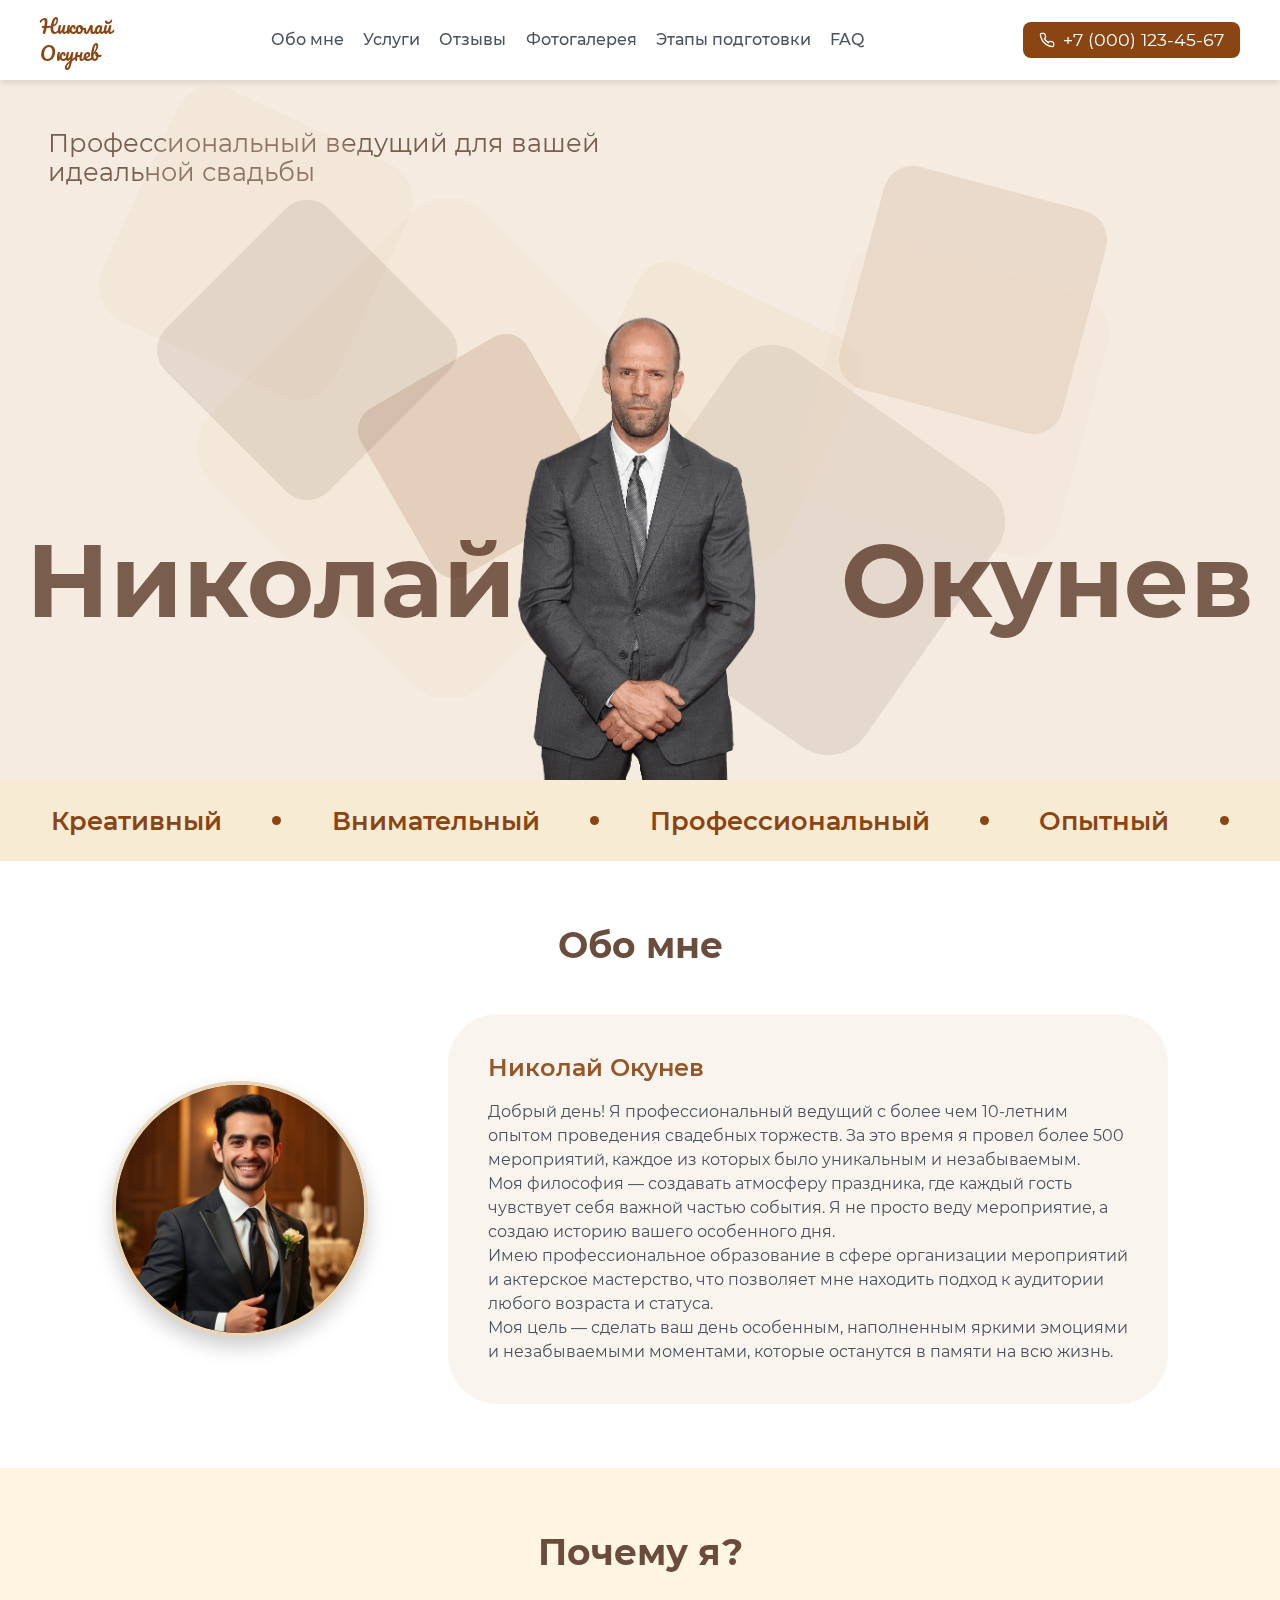
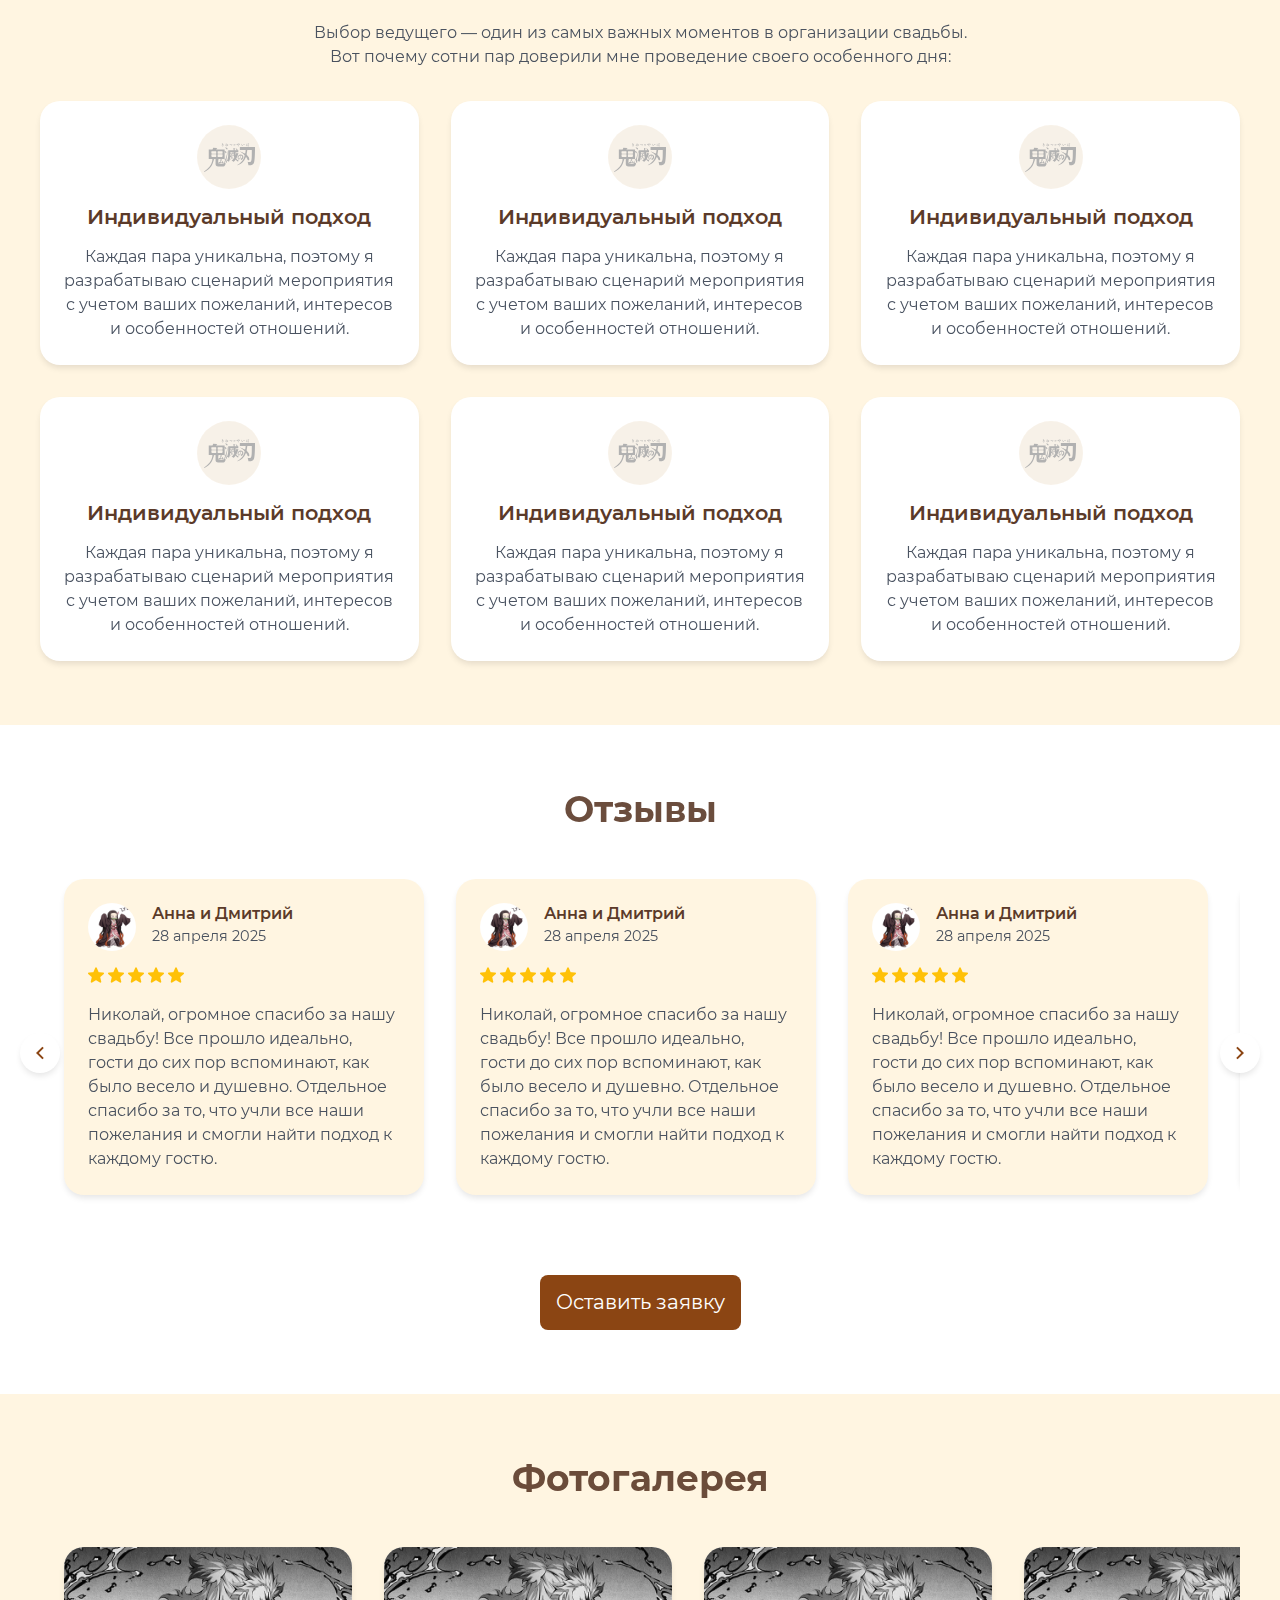
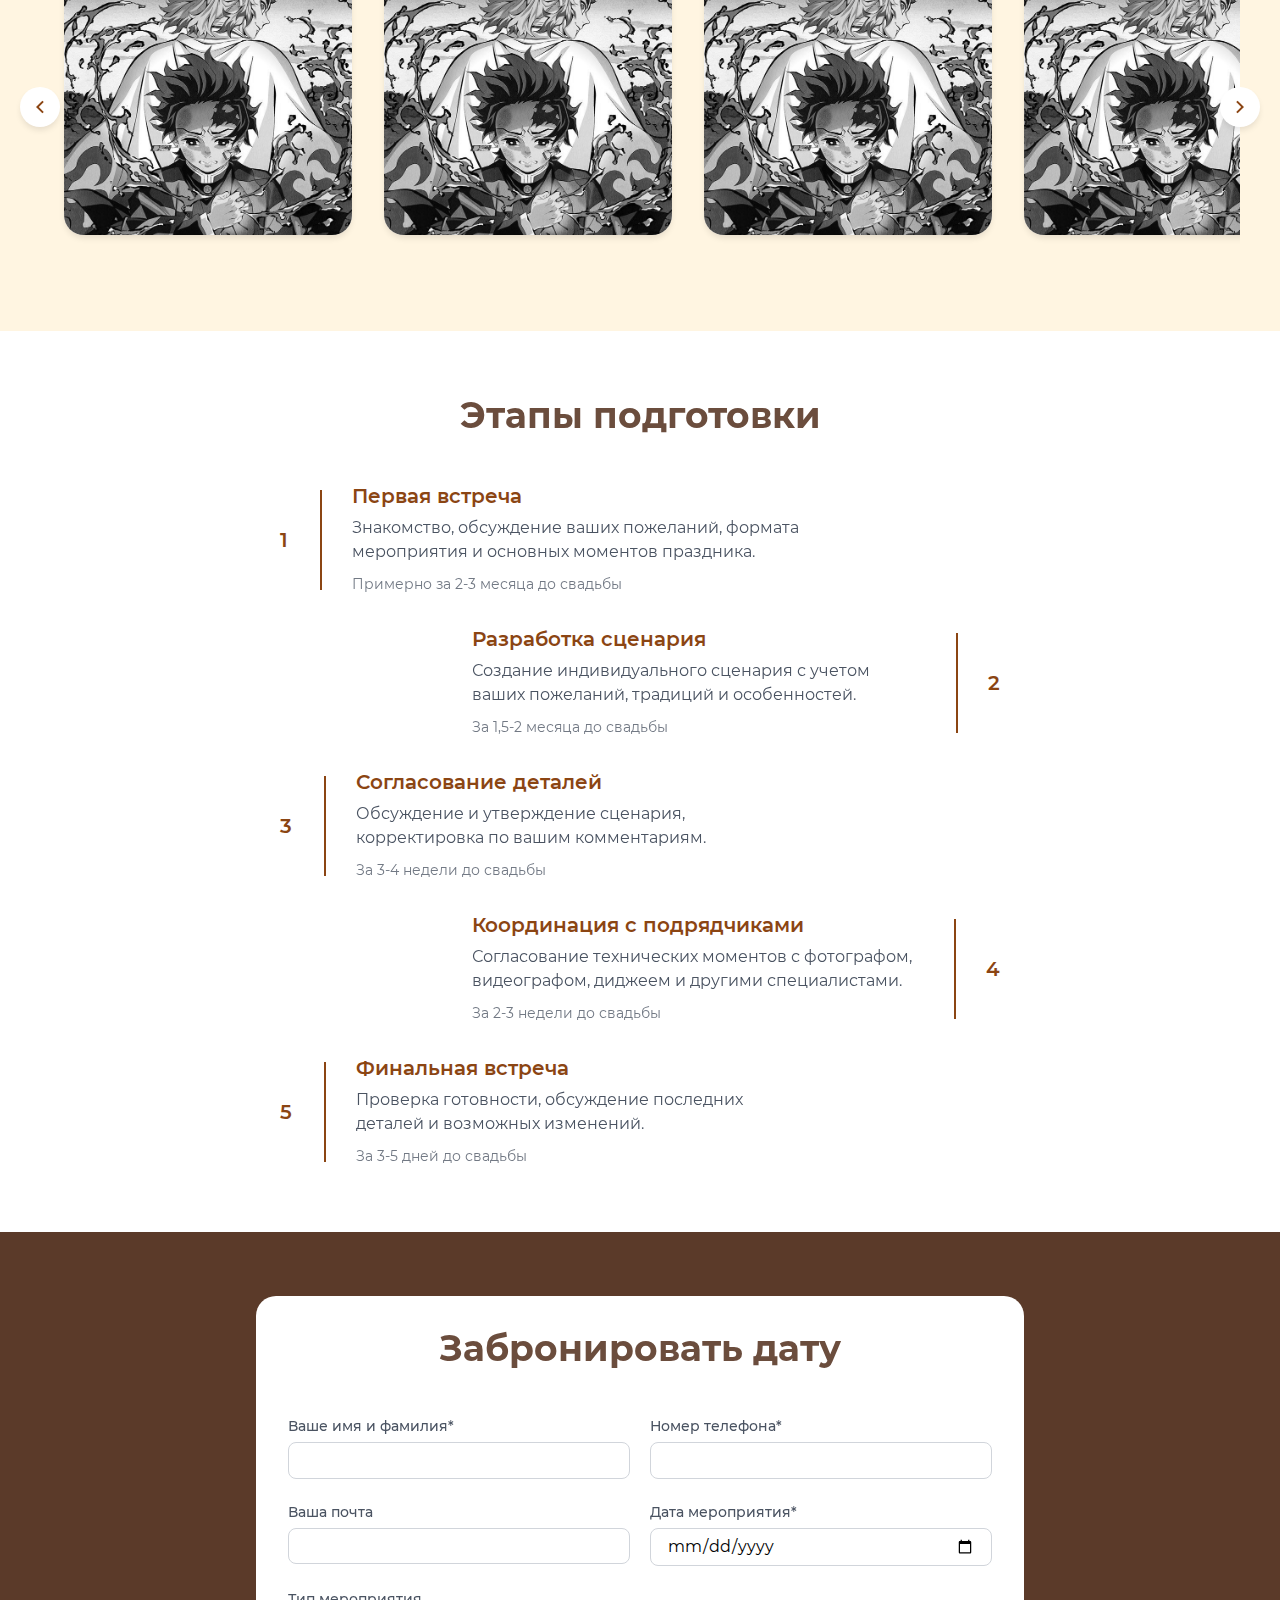
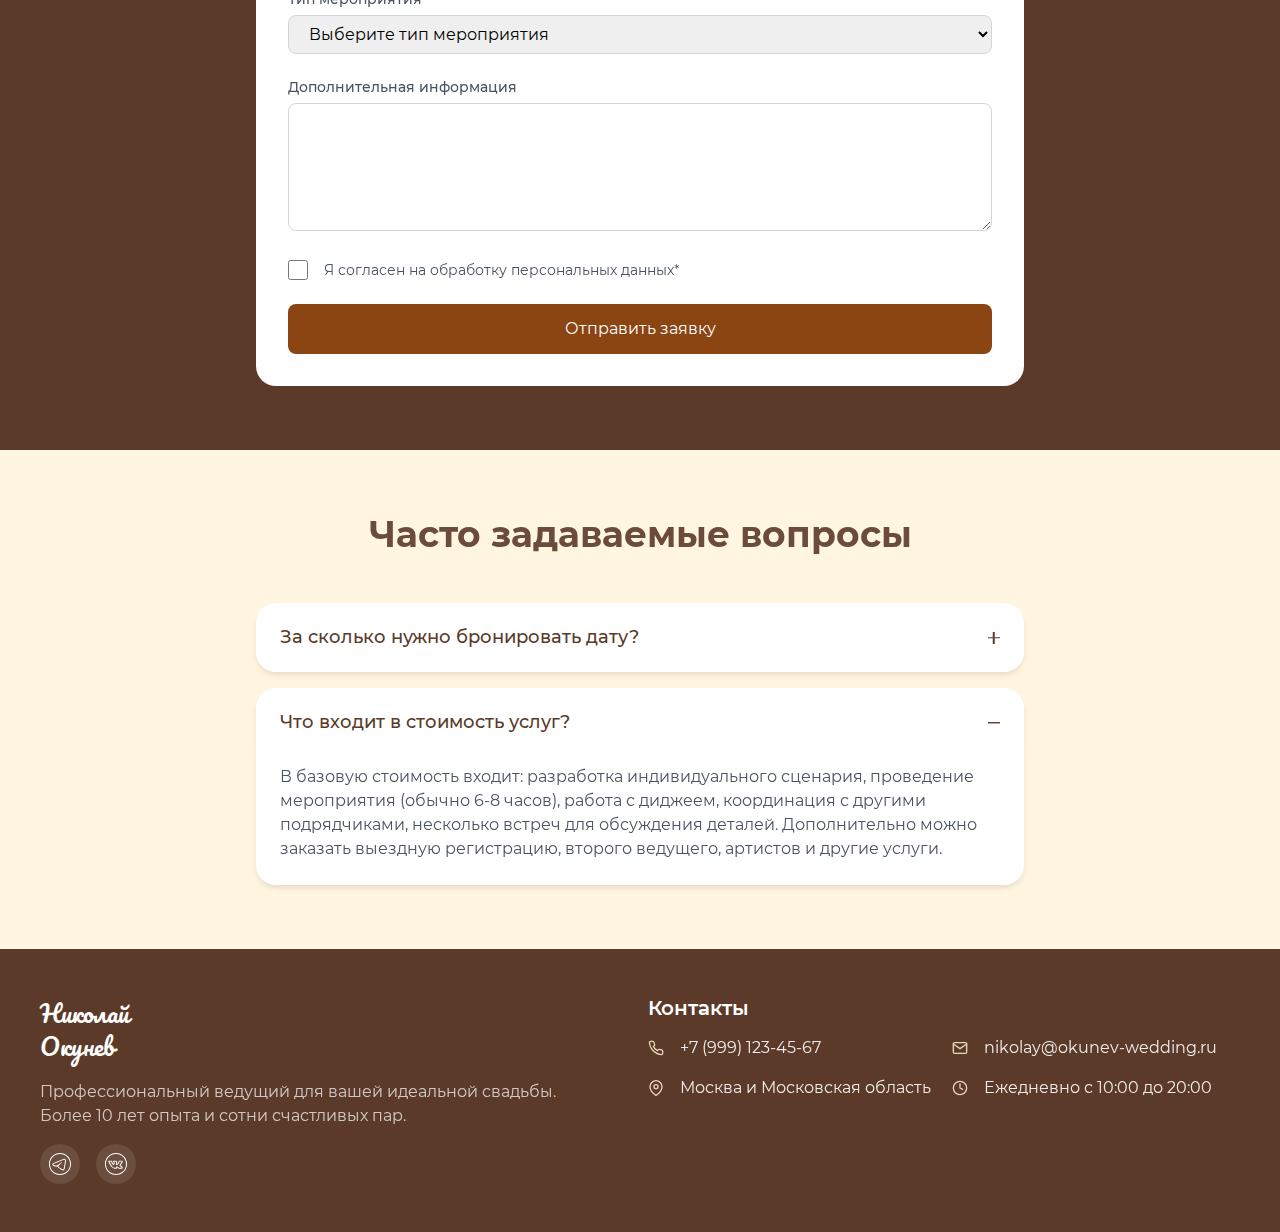
<file: index.html>
<!DOCTYPE html>
<html lang="en">
<head>
  <meta charset="UTF-8">
  <meta name="viewport" content="width=device-width, initial-scale=1.0">
  <link rel="stylesheet" href="./css/styles.css">
  <title>Ведущий</title>
  <!-- тут должен быть мета тег для поисковиков -->
  <!-- Надо подумать над персональными данными в форме -->
</head>
<body>
  <header>
    <div class="logo">Николай<br>Окунев</div>
    <nav class="header_links">
      <a href="#about">Обо мне</a>
      <a href="#">Услуги</a>
      <a href="#">Отзывы</a>
      <a href="#">Фотогалерея</a>
      <a href="#">Этапы подготовки</a>
      <a href="#">FAQ</a>
    </nav>
    <div class="btn_wrapper">
      <button id="contact" class="contact btn">
        <img src="./assets/icons/phone-white.svg" alt="icon">
        <span>+7 (000) 123-45-67</span>
      </button>
      <button id="contact_mobile" class="contact btn">
        <img src="./assets/icons/phone-white.svg" alt="icon">
      </button>
      <div class="burger_btn">
        <span class="bar"></span>
        <span class="bar"></span>
        <span class="bar"></span>
      </div>
    </div>
  </header>
  <!-- Окно с якорными ссылками -->
  <div class="modal_links overlay">
    <div class="modal_links_content">
      <nav class="modal_links__list">
        <a href="#about">Обо мне</a>
        <a href="#">Услуги</a>
        <a href="#">Отзывы</a>
        <a href="#">Фотогалерея</a>
        <a href="#">Этапы подготовки</a>
        <a href="#">FAQ</a>
      </nav>
      <div class="modal_close">Скрыть</div>
    </div>
  </div>
  <!-- Popup форма заявки -->
  <div class="popup_form overlay">
    <div class="popup_form_content popup_and_form">
      <div class="popup_form__close close_btn"></div>
      <div class="popup_form_title section_title">Забронировать дату</div>
      <form action="/submit"  method="post">
        <div class="form_stroke">
          <div class="form_group">
            <label for="name">Ваше имя и фамилия*</label>
            <input type="text" id="name" name="name" required>
          </div>
          <div class="form_group">
            <label for="date">Дата мероприятия*</label>
            <input type="date" id="date" name="date" required>
          </div>
        </div>
        <div class="form_stroke">
          <div class="form_group">
            <label for="phone">Номер телефона*</label>
            <input type="text" id="phone" name="phone" required>
          </div>
        </div>
        <div class="form_group">
          <label for="select">Тип мероприятия</label>
          <select id="select">
            <option hidden>Выберите тип мероприятия</option>
            <option>Не выбрано</option>
            <option>мероприятие2</option>
            <option>мероприятие3</option>
          </select>
        </div>
        <div class="form_group__checkbox">
          <input type="checkbox" id="checkbox" required>
          <label for="checkbox">Я согласен на обработку персональных данных*</label>
        </div>
        <button class="form_btn btn" type="submit">Отправить заявку</button>
      </form>
    </div>
  </div>
  <!-- Popup сообщение об успехе отправки -->
  <div class="popup_success overlay">
    <div class="popup_success_content popup_and_form">
      <div class="popup_form__close close_btn"></div>
      <div class="popup_success_title section_title">Ваша заявка успешно отправлена!</div>
      <div class="popup_success_text card">
        Заявка у меня. Спасибо!<br/>Я перезвоню вам в ближайшее время.<br/>Для связи вот я: +7&nbsp;(111)&nbsp;111-11-11
      </div>
      <button class="popup_success_btn btn">Закрыть окно</button>
    </div>
  </div>
  <!-- Баннер -->
  <section class="banner section">
    <div class="hero-text">Профессиональный ведущий для вашей<br/>идеальной свадьбы</div>
    <div class="square_1"></div>
    <div class="square_2"></div>
    <div class="square_3"></div>
    <div class="square_4"></div>
    <div class="square_5"></div>
    <div class="square_6"></div>
    <div class="square_7"></div>
    <div class="square_8"></div>
    <div class="main_wrapper">
      <span class="banner_firstname">Николай</span>
      <img src="./assets/img/banner.png" alt="Фотография ведущего">
      <span class="banner_secondname">Окунев</span>
    </div>
  </section>
  <!-- Бегущая строка -->
  <section class="marquee section">
    <div class="marquee_container">
      <div class="marquee_content">
        <span>Креативный</span>
        <span class="bullet"></span>
        <span>Внимательный</span>
        <span class="bullet"></span>
        <span>Профессиональный</span>
        <span class="bullet"></span>
        <span>Опытный</span>
        <span class="bullet"></span>
      </div>
      <div class="marquee_content set">
        <span>Креативный</span>
        <span class="bullet"></span>
        <span>Внимательный</span>
        <span class="bullet"></span>
        <span>Профессиональный</span>
        <span class="bullet"></span>
        <span>Опытный</span>
        <span class="bullet"></span>
      </div>
    </div>
  </section>
  <!-- Обо мне -->
  <section class="about section" id="about">
    <div class="about_title section_title">Обо мне</div>
    <div class="about_content">
      <div class="avatar">
        <img src="./assets/img/avatar_about.jpg" alt="Аватар">
      </div>
      <div class="about_text">
        <span>Николай Окунев</span><br><br>
        <p>Добрый день! Я профессиональный ведущий с более чем 10-летним опытом проведения свадебных торжеств. За это время я провел более 500 мероприятий, каждое из которых было уникальным и незабываемым.</p>
        <p>Моя философия — создавать атмосферу праздника, где каждый гость чувствует себя важной частью события. Я не просто веду мероприятие, а создаю историю вашего особенного дня.</p>
        <p>Имею профессиональное образование в сфере организации мероприятий и актерское мастерство, что позволяет мне находить подход к аудитории любого возраста и статуса.</p>
        <p>Моя цель — сделать ваш день особенным, наполненным яркими эмоциями и незабываемыми моментами, которые останутся в памяти на всю жизнь.</p>
      </div>
    </div>
  </section>
  <!-- Почему я? -->
  <section class="why_me section">
    <div class="why_me_content">
      <div class="why_me_title section_title">Почему я?</div>
      <div class="why_me_title__text">
        <p>Выбор ведущего — один из самых важных моментов в организации свадьбы.</p>
        <p>Вот почему сотни пар доверили мне проведение своего особенного дня:</p>
      </div>
      <div class="why_me_cards">
        <div class="why_me_card card">
          <div class="why_me_card_icon">
            <img src="./assets/icons/Kimetsu_no_Yaiba_logo.svg" alt="card_icon">
          </div>
          <div class="card_title">Индивидуальный подход</div>
          <p>Каждая пара уникальна, поэтому я разрабатываю сценарий мероприятия с учетом ваших пожеланий, интересов и особенностей отношений.</p>
        </div>
        <div class="why_me_card card">
          <div class="why_me_card_icon">
            <img src="./assets/icons/Kimetsu_no_Yaiba_logo.svg" alt="card_icon">
          </div>
          <div class="card_title">Индивидуальный подход</div>
          <p>Каждая пара уникальна, поэтому я разрабатываю сценарий мероприятия с учетом ваших пожеланий, интересов и особенностей отношений.</p>
        </div>
        <div class="why_me_card card">
          <div class="why_me_card_icon">
            <img src="./assets/icons/Kimetsu_no_Yaiba_logo.svg" alt="card_icon">
          </div>
          <div class="card_title">Индивидуальный подход</div>
          <p>Каждая пара уникальна, поэтому я разрабатываю сценарий мероприятия с учетом ваших пожеланий, интересов и особенностей отношений.</p>
        </div>
        <div class="why_me_card card">
          <div class="why_me_card_icon">
            <img src="./assets/icons/Kimetsu_no_Yaiba_logo.svg" alt="card_icon">
          </div>
          <div class="card_title">Индивидуальный подход</div>
          <p>Каждая пара уникальна, поэтому я разрабатываю сценарий мероприятия с учетом ваших пожеланий, интересов и особенностей отношений.</p>
        </div>
        <div class="why_me_card card">
          <div class="why_me_card_icon">
            <img src="./assets/icons/Kimetsu_no_Yaiba_logo.svg" alt="card_icon">
          </div>
          <div class="card_title">Индивидуальный подход</div>
          <p>Каждая пара уникальна, поэтому я разрабатываю сценарий мероприятия с учетом ваших пожеланий, интересов и особенностей отношений.</p>
        </div>
        <div class="why_me_card card">
          <div class="why_me_card_icon">
            <img src="./assets/icons/Kimetsu_no_Yaiba_logo.svg" alt="card_icon">
          </div>
          <div class="card_title">Индивидуальный подход</div>
          <p>Каждая пара уникальна, поэтому я разрабатываю сценарий мероприятия с учетом ваших пожеланий, интересов и особенностей отношений.</p>
        </div>
      </div>
    </div>
  </section>
  <!-- Отзывы  -->
  <section class="reviews section">
    <div class="reviews_content">
      <div class="rewiews_title section_title">Отзывы</div>
      <div class="reviews_slider">
        <div class="reviews_cards">
          <div class="review_card card">
            <div class="review_card__head">
              <div class="review_card__avatar">
                <img src="./assets/img/nezuko.png" alt="rev_avatar">
              </div>
              <div class="review_card__title_content">
                <div class="review_card_title">Анна и Дмитрий</div>
                <p>28 апреля 2025</p>
              </div>
            </div>
            <div class="review_card__stars">
              <img src="./assets/img/icon-star.png" alt="star_icon">
              <img src="./assets/img/icon-star.png" alt="star_icon">
              <img src="./assets/img/icon-star.png" alt="star_icon">
              <img src="./assets/img/icon-star.png" alt="star_icon">
              <img src="./assets/img/icon-star.png" alt="star_icon">
            </div>
            <p>Николай, огромное спасибо за нашу свадьбу! Все прошло идеально, гости до сих пор вспоминают, как было весело и душевно. Отдельное спасибо за то, что учли все наши пожелания и смогли найти подход к каждому гостю.</p>
          </div>
          <div class="review_card card">
            <div class="review_card__head">
              <div class="review_card__avatar">
                <img src="./assets/img/nezuko.png" alt="rev_avatar">
              </div>
              <div class="review_card__title_content">
                <div class="review_card_title">Анна и Дмитрий</div>
                <p>28 апреля 2025</p>
              </div>
            </div>
            <div class="review_card__stars">
              <img src="./assets/img/icon-star.png" alt="star_icon">
              <img src="./assets/img/icon-star.png" alt="star_icon">
              <img src="./assets/img/icon-star.png" alt="star_icon">
              <img src="./assets/img/icon-star.png" alt="star_icon">
              <img src="./assets/img/icon-star.png" alt="star_icon">
            </div>
            <p>Николай, огромное спасибо за нашу свадьбу! Все прошло идеально, гости до сих пор вспоминают, как было весело и душевно. Отдельное спасибо за то, что учли все наши пожелания и смогли найти подход к каждому гостю.</p>
          </div>
          <div class="review_card card">
            <div class="review_card__head">
              <div class="review_card__avatar">
                <img src="./assets/img/nezuko.png" alt="rev_avatar">
              </div>
              <div class="review_card__title_content">
                <div class="review_card_title">Анна и Дмитрий</div>
                <p>28 апреля 2025</p>
              </div>
            </div>
            <div class="review_card__stars">
              <img src="./assets/img/icon-star.png" alt="star_icon">
              <img src="./assets/img/icon-star.png" alt="star_icon">
              <img src="./assets/img/icon-star.png" alt="star_icon">
              <img src="./assets/img/icon-star.png" alt="star_icon">
              <img src="./assets/img/icon-star.png" alt="star_icon">
            </div>
            <p>Николай, огромное спасибо за нашу свадьбу! Все прошло идеально, гости до сих пор вспоминают, как было весело и душевно. Отдельное спасибо за то, что учли все наши пожелания и смогли найти подход к каждому гостю.</p>
          </div>
          <div class="review_card card">
            <div class="review_card__head">
              <div class="review_card__avatar">
                <img src="./assets/img/nezuko.png" alt="rev_avatar">
              </div>
              <div class="review_card__title_content">
                <div class="review_card_title">Анна и Дмитрий</div>
                <p>28 апреля 2025</p>
              </div>
            </div>
            <div class="review_card__stars">
              <img src="./assets/img/icon-star.png" alt="star_icon">
              <img src="./assets/img/icon-star.png" alt="star_icon">
              <img src="./assets/img/icon-star.png" alt="star_icon">
              <img src="./assets/img/icon-star.png" alt="star_icon">
              <img src="./assets/img/icon-star.png" alt="star_icon">
            </div>
            <p>Николай, огромное спасибо за нашу свадьбу! Все прошло идеально, гости до сих пор вспоминают, как было весело и душевно. Отдельное спасибо за то, что учли все наши пожелания и смогли найти подход к каждому гостю.</p>
          </div>
        </div>
        <div class="slider_btn slider_left">
          <img src="./assets/icons/arrow-left-s-line.svg" alt="left">
        </div>
        <div class="slider_btn slider_right">
          <img src="./assets/icons/arrow-right-s-line.svg" alt="right">
        </div>
      </div>
      <button class="reviews_btn contact btn">
        Оставить заявку
      </button>
    </div>
  </section>
  <!-- Фотогалерея -->
  <section class="gallery section">
    <div class="gallery_content">
      <div class="gallery_title section_title">Фотогалерея</div>
      <div class="gallery_slider">
        <div class="gallery_slider_cards">
          <div class="gallery_slider_card card">
            <img src="./assets/img/reng.jpg" alt="photo">
          </div>
          <div class="gallery_slider_card card">
            <img src="./assets/img/reng.jpg" alt="photo">
          </div>
          <div class="gallery_slider_card card">
            <img src="./assets/img/reng.jpg" alt="photo">
          </div>
          <div class="gallery_slider_card card">
            <img src="./assets/img/reng.jpg" alt="photo">
          </div>
          <div class="gallery_slider_card card">
            <img src="./assets/img/reng.jpg" alt="photo">
          </div>
        </div>
        <div class="slider_btn slider_left">
          <img src="./assets/icons/arrow-left-s-line.svg" alt="left">
        </div>
        <div class="slider_btn slider_right">
          <img src="./assets/icons/arrow-right-s-line.svg" alt="right">
        </div>
      </div>
    </div>
  </section>
  <!-- Этапы подготовки -->
  <section class="steps section">
    <div class="steps_content">
      <div class="steps_title section_title">Этапы подготовки</div>
      <div class="steps_blocks">
        <div class="step leftside_step">
          <div class="step_number">1</div>
          <div class="line"></div>
          <div class="step_content">
            <div class="step_title">Первая встреча</div>
            <p class="step_text">Знакомство, обсуждение ваших пожеланий, формата мероприятия и основных моментов праздника.</p>
            <p class="step_subtext">Примерно за 2-3 месяца до свадьбы</p>
          </div>
        </div>
        <div class="step rightside_step">
          <div class="step_content">
            <div class="step_title">Разработка сценария</div>
            <p class="step_text">Создание индивидуального сценария с учетом ваших пожеланий, традиций и особенностей.</p>
            <p class="step_subtext">За 1,5-2 месяца до свадьбы</p>
          </div>
          <div class="line"></div>
          <div class="step_number">2</div>
        </div>
        <div class="step leftside_step">
          <div class="step_number">3</div>
          <div class="line"></div>
          <div class="step_content">
            <div class="step_title">Согласование деталей</div>
            <p class="step_text">Обсуждение и утверждение сценария, корректировка по вашим комментариям.</p>
            <p class="step_subtext">За 3-4 недели до свадьбы</p>
          </div>
        </div>
        <div class="step rightside_step">
          <div class="step_content">
            <div class="step_title">Координация с подрядчиками</div>
            <p class="step_text">Согласование технических моментов с фотографом, видеографом, диджеем и другими специалистами.</p>
            <p class="step_subtext">За 2-3 недели до свадьбы</p>
          </div>
          <div class="line"></div>
          <div class="step_number">4</div>
        </div>
        <div class="step leftside_step">
          <div class="step_number">5</div>
          <div class="line"></div>
          <div class="step_content">
            <div class="step_title">Финальная встреча</div>
            <p class="step_text">Проверка готовности, обсуждение последних деталей и возможных изменений.</p>
            <p class="step_subtext">За 3-5 дней до свадьбы</p>
          </div>
        </div>
      </div>
    </div>
  </section>
  <!-- ФОС -->
   <section class="form section">
    <div class="form_block popup_and_form">
      <div class="form_title section_title">Забронировать дату</div>
      <form action="/submit"  method="post">
        <div class="form_stroke">
          <div class="form_group">
            <label for="name">Ваше имя и фамилия*</label>
            <input type="text" id="name" name="name" required>
          </div>
          <div class="form_group">
            <label for="phone">Номер телефона*</label>
            <input type="text" id="phone" name="phone" required>
          </div>
        </div>
        <div class="form_stroke">
          <div class="form_group">
            <label for="email">Ваша почта</label>
            <input type="email" id="email" name="email">
          </div>
          <div class="form_group">
            <label for="date">Дата мероприятия*</label>
            <input type="date" id="date" name="date" required>
          </div>
        </div>
        <div class="form_group">
          <label for="select">Тип мероприятия</label>
          <select id="select">
            <option hidden>Выберите тип мероприятия</option>
            <option>Не выбрано</option>
            <option>мероприятие2</option>
            <option>мероприятие3</option>
          </select>
        </div>
        <div class="form_group">
          <label for="info">Дополнительная информация</label>
          <textarea id="info" name="info"></textarea>
        </div>
        <div class="form_group__checkbox">
          <input type="checkbox" id="checkbox" required>
          <label for="checkbox">Я согласен на обработку персональных данных*</label>
        </div>
        <button class="form_btn btn" type="submit">Отправить заявку</button>
      </form>
    </div>
   </section>
   <!-- FAQ -->
   <section class="faq section">
    <div class="faq_content">
      <div class="faq_title section_title">Часто задаваемые вопросы</div>
      <div class="faq_list">
        <div class="faq_item">
          <div class="faq_question card">
            <span class="faq_question__title">За сколько нужно бронировать дату?</span>
            <div class="faq_toggle_icon"></div>
          </div>
          <div class="faq_answer card closed">В базовую стоимость входит: разработка индивидуального сценария, проведение мероприятия (обычно 6-8 часов), работа с диджеем, координация с другими подрядчиками, несколько встреч для обсуждения деталей. Дополнительно можно заказать выездную регистрацию, второго ведущего, артистов и другие услуги.</div>
        </div>
        <div class="faq_item">
          <div class="faq_question card opened_question">
            <span>Что входит в стоимость услуг?</span>
            <div class="faq_toggle_icon"></div>
          </div>
          <div class="faq_answer card opened_answer">
            <p>В базовую стоимость входит: разработка индивидуального сценария, проведение мероприятия (обычно 6-8 часов), работа с диджеем, координация с другими подрядчиками, несколько встреч для обсуждения деталей. Дополнительно можно заказать выездную регистрацию, второго ведущего, артистов и другие услуги.</p>
          </div>
        </div>
      </div>
    </div>
   </section>
   <!-- Footer -->
    <section class="footer section">
      <div class="footer_content">
        <div class="footer_about">
          <div class="footer_logo logo">Николай<br>Окунев</div>
          <p>Профессиональный ведущий для вашей идеальной свадьбы.<br>Более 10 лет опыта и&nbsp;сотни&nbsp;счастливых пар.</p>
          <div class="footer_links">
            <div class="footer_link">
              <img src="./assets/icons/icon-telegram.svg" alt="link">
            </div>
            <div class="footer_link">
              <img src="./assets/icons/icon-vk.svg" alt="link">
            </div>
          </div>
        </div>
        <div class="footer_contact">
          <div class="footer_contact__title">Контакты</div>
          <div class="footer_contact__content">
            <div class="footer_contact__item">
              <div class="footer_item_icon">
                <img src="./assets/icons/phone.svg" alt="icon">
              </div>
              <p>+7 (999) 123-45-67</p>
            </div>
            <div class="footer_contact__item">
              <div class="footer_item_icon">
                <img src="./assets/icons/mail.svg" alt="icon">
              </div>
              <p>nikolay@okunev-wedding.ru</p>
            </div>
            <div class="footer_contact__item">
              <div class="footer_item_icon">
                <img src="./assets/icons/map-pin.svg" alt="icon">
              </div>
              <p>Москва и Московская область</p>
            </div>
            <div class="footer_contact__item">
              <div class="footer_item_icon">
                <img src="./assets/icons/clock.svg" alt="icon">
              </div>
              <p>Ежедневно с 10:00 до 20:00</p>
            </div>
          </div>
        </div>
      </div>
    </section>
</body>
</html>
</file>
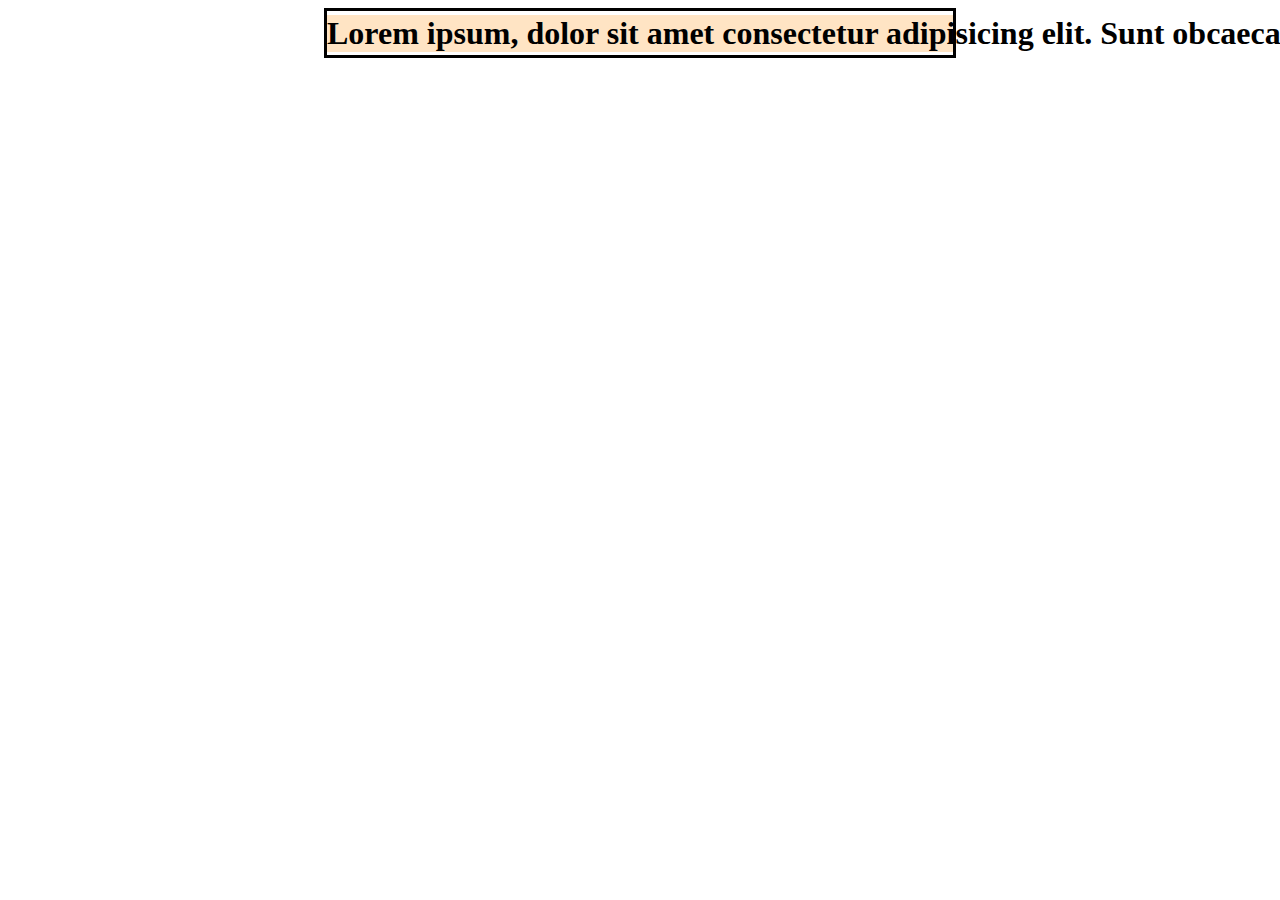
<file: tes.html>
<!DOCTYPE html>
<html lang="en">
<head>
  <meta charset="UTF-8">
  <meta name="viewport" content="width=device-width, initial-scale=1.0">
  <title>Document</title>
  <style>
    .first {
      box-sizing: border-box;
      display: flex;
      align-items: center;
      width: 50%;
      height: 50px;
      border: solid;
      margin: auto;
      /* overflow: hidden; */
    }
    .first div {
      box-sizing: border-box;
      position: relative;
      width: 100%;
      display: inline-flex;
      background-color: bisque;
    }
    .first h1 {
      flex-shrink: 0;
      white-space: nowrap;
      margin: 0;
      animation: marquee 20s linear infinite;
    }
    .first h1:last-child {
      position: absolute;
      /* animation: marquee 20s linear infinite; */
      animation-delay: 15s;
      opacity: 0;
      margin-right: 20px;
    }
    @keyframes marquee {
      0% { 
        transform: translateX(55%);
        opacity: 100; 
      }
      100% { transform: translateX(-100%); }
    }
    /* @keyframes marquee_double {
      0% { transform: translateX(55%); }
      100% { transform: translateX(-100%); }
    } */
  </style>
</head>
<body>
  <div class="first">
    <div>
      <h1>Lorem ipsum, dolor sit amet consectetur adipisicing elit. Sunt obcaecati repudiandae cumque.</h1>
      <h1>Lorem2 ipsum, dolor sit amet consectetur adipisicing elit. Sunt obcaecati repudiandae cumque.</h1>
    </div>
  </div>
</body>
</html>
</file>
<file: css/styles.css>
@import url('normalize.css');
@import url('var.css');
@import url('fonts.css');

/* Базовые стили */
body {
  font-family:'Montserrat Regular', sans-serif;
  padding-top: var(--header-height);
}

p {
  line-height: 1.5rem;
  opacity: 0.9;
  margin: 0;
}

form {
  display: flex;
  flex-direction: column;
  gap: 1.5rem;
}

input, select {
  box-sizing: border-box;
  padding: 0.5rem 1rem;
  border: 1px solid var(--input-border-color);
  border-radius: 8px;
  width: 100%;
}

textarea {
  box-sizing: border-box;
  padding: 0.5rem 1rem;
  border-radius: 8px;
  border-color: var(--input-border-color);
  width: 100%;
  height: 8rem;
}

a {
  text-decoration: none;
  font-family: inherit;
  opacity: 0.9;
}

input:focus, textarea:focus, select:focus {
  outline-color: var(--brown-color-opacity);
  outline-style: solid;
  outline-width: medium;
}

input[type="checkbox"] {
  width: 1.25rem;
  height: 1.25rem;
  cursor: pointer;
  accent-color: var(--brown-color);
}

input[type="checkbox"]:focus {
  outline: none;
}

label {
  display: inline-block;
  color: var(--text-grey-color);
  opacity: 0.9;
  font-size: 0.875rem;
  font-weight: 500;
  margin-bottom: 0.5rem;
}

.btn {
  font-family:inherit;
  padding: 0.5rem 1rem;
  min-width: 150px;
  border: none;
  border-radius: 8px;
  cursor: pointer;
}

.btn:hover {
  opacity: 0.9;
}

section {
  position: relative;
  box-sizing: border-box;
  font-family:inherit;
  padding: 4rem 2.5rem;
  overflow: hidden;
}

.section_title {
  font-size: 2.25rem;
  font-weight: 700;
  text-align: center;
  opacity: 0.9;
}

.card {
  box-sizing: border-box;
  padding: 1.5rem;
  border-radius: 20px;
  box-shadow: var(--shadow);
}

.popup_and_form {
  box-sizing: border-box;
  padding: 2rem;
  display: flex;
  flex-direction: column;
  gap: 3rem;
  border-radius: 20px;
}

.close_btn {
  height: 30px;
  width: 30px;
  top: 20px;
  right: 20px;
  cursor: pointer;
}

/* Стили для анимации загрузки */
.loader {
  width: 20px;
  height: 20px;
  border-radius: 50%;
  border: 3px solid var(--text-grey-color);
  border-top: 2px solid transparent;
  animation: spin 1s linear infinite;
}

@keyframes spin {
  100% {
    transform: rotate(360deg);
  }
}

/* Стили для header */
header {
  position: fixed;
  box-sizing: border-box;
  top: 0;
  background-color: var(--white-background-opacity-min);
  height: var(--header-height);
  width: 100%;
  padding: 0 2.5rem;
  display: flex;
  align-items: center;
  justify-content: space-between;
  backdrop-filter: blur(4px);
  box-shadow: var(--shadow);
  z-index: 100;
}

.logo {
  font-family: 'Pacific Regular';
  color: var(--brown-color);
  line-height: 1.4;
  font-size: 1.2rem;
}

.header_links {
  display: flex;
  gap: 1.2rem;
}

.header_links a{
  font-weight: 500;
  font-size: 1rem;
  color: var(--text-grey-color);
}

.header_links a:hover {
  color: var(--brown-color);
}

.btn_wrapper {
  justify-content: space-between;
  align-items: center;
}

#contact_mobile {
  display: none;
  min-width: max-content;
}

.burger_btn {
  display: none;
  height: 20px;
  width: 25px;
  padding-left: 1rem;
  flex-direction: column;
  justify-content: space-between;
  cursor: pointer;
}

.bar {
  width: 100%;
  height: 3px;
  border-radius: 100px;
  background-color: var(--text-grey-color);
}

.contact {
  font-size: 1.1rem;
  background-color: var(--brown-color);
  color: var(--white-background);
  display: flex;
  align-items: center;
  justify-content: center;
  gap: 0.5rem;
}

.contact img {
  height: 1rem;
  width: 1rem;
}

/* Стили для модального окна */
.overlay {
  box-sizing: border-box;
  position: fixed;
  top: 0;
  left: 0;
  width: 100%;
  height: 100%;
  background: rgba(0, 0, 0, 0.4);
  backdrop-filter: blur(8px);
  justify-content: center;
  align-items: center;
  z-index: 100;
}

.modal-open {
  overflow: hidden;
}

.modal_links {
  display: none;
  overflow: hidden;
}

.modal_links_content {
  position: absolute;
  top: 0;
  height: max-content;
  width: 100%;
  background-color: var(--cream-background);
  box-shadow: var(--shadow-big);
}

.modal_close {
  width: 100%;
  display: flex;
  justify-content: center;
  padding: 0.5rem;
  background-color: var(--brown-color);
  font-weight: 500;
  font-size: 1.5rem;
  color: var(--cream-background);
  cursor: pointer;
}

.modal_links__list {
  display: grid;
  grid-template-columns: repeat(2, minmax(100px, max-content));
  gap: 0.5rem;
  justify-content: space-around;
  padding: 1rem;
}

.modal_links__list a {
  font-weight: 500;
  font-size: 1.2rem;
  color: var(--text-grey-color);
  cursor: pointer;
}

/* Стили для popup заявки */
.popup_form {
  display: none;
  padding: 3rem;
}

.popup_form form{
  padding: 1rem;
  overflow-y: auto; 
}

.popup_form_content {
  position: relative;
  max-height: 100%;
  background-color: var(--white-background);
}

.popup_form__close {
  position: absolute;
}

.popup_form__close::before,
.popup_form__close::after {
  content: "";
  position: absolute;
  top: 50%;
  width: 90%;
  height: 3px; 
  border-radius: 100px;
  background-color: var(--text-grey-color);
}

.popup_form__close::before {
  transform: rotate(45deg);
}

.popup_form__close::after {
  transform: rotate(-45deg);
}

.popup_form_title {
  color: var(--brown-dark-color);
}

/* Стили для popup после отправки */
.popup_success {
  display: none;
  padding: 3rem;
}

.popup_success_content {
  position: relative;
  max-height: 100%;
  display: flex;
  align-items: center;
  background-color: var(--white-background);
}

.popup_success_title {
  padding: 0 1rem;
  color: var(--brown-dark-color);
}

.popup_success_text {
  font-family: 'Pacific Regular';
  font-size: 1.5rem;
  line-height: 1.5;
  font-weight: 100;
  text-align: center;
  color: var(--text-grey-color);
  background-color: var(--green-color);
}

.popup_success_btn {
  font-size: 1.5rem;
  width: 100%;
  padding: 1rem;
  background-color: var(--brown-color);
  color: white;
}

/* Стили для секции с банером */
.banner {
  padding: 0;
  background-color: var(--banner-background);
  height: 100vh;
  max-height: 700px;
}

.hero-text {
  position: absolute;
  top: 3rem;
  left: 3rem;
  font-size: 2vw; 
  color: var(--brown-dark-color);
  opacity: 0.8;
}

.square_1 {
  position: absolute;
  width: 20vw;
  height: 20vw;
  top: 5%;
  left: 10%;
  background-color: var(--brown-sqare-1-color);
  opacity: 0.2;
  border-radius: 40px;
  transform: rotate(25deg);
}

.square_2 {
  position: absolute;
  width: 18vw;
  height: 18vw;
  top: 15%;
  right: 15%;
  background-color: var(--brown-color);
  opacity: 0.1;
  border-radius: 30px;
  transform: rotate(15deg);
}

.square_3 {
  position: absolute;
  width: 30vw;
  height: 30vw;
  bottom: 20%;
  left: 20%;
  background-color: var(--brown-sqare-2-color);
  opacity: 0.15;
  border-radius: 50px;
  transform: rotate(45deg);
}

.square_4 {
  position: absolute;
  width: 25vw;
  height: 25vw;
  bottom: 10%;
  right: 25%;
  background-color: var(--brown-dark-color);
  opacity: 0.1;
  border-radius: 45px;
  transform: rotate(35deg);
}

.square_5 {
  position: absolute;
  width: 15vw;
  height: 15vw;
  top: 40%;
  left: 30%;
  background-color: var(--brown-color);
  opacity: 0.15;
  border-radius: 25px;
  transform: rotate(60deg);
}

.square_6 {
  position: absolute;
  width: 19vw;
  height: 19vw;
  top: 30%;
  right: 35%;
  background-color: var(--brown-sqare-2-color);
  opacity: 0.2;
  border-radius: 35px;
  transform: rotate(25deg);
}

.square_7 {
  position: absolute;
  width: 21vw;
  height: 21vw;
  bottom: 35%;
  right: 15%;
  background-color: var(--brown-sqare-1-color);
  opacity: 0.15;
  border-radius: 40px;
  transform: rotate(15deg);
}

.square_8 {
  position: absolute;
  width: 18vw;
  height: 18vw;
  bottom: 45%;
  left: 15%;
  background-color: var(--brown-dark-color);
  opacity: 0.1;
  border-radius: 30px;
  transform: rotate(45deg);
}

.main_wrapper {
  position: absolute;
  width: 100%;
  height: 100%;
  display: flex;
  justify-content: center;
  align-items: center;
}

.main_wrapper span{
  position: absolute;
  bottom: 20%;
  color: var(--brown-dark-color);
  opacity: 0.8;
  font-family: inherit;
  font-weight: 700;
  font-size: 8vw;
}

.main_wrapper img{
  position: absolute;
  width: 25vw;
  bottom: 0;
  align-self: center;
}

.banner_firstname {
  left: 2%;
  z-index: 0;
}

.banner_secondname {
  right: 2%;
  z-index: 0;
}

/* Стили для секции с бегущей строкой */
.marquee {
  background-color: var(--marquee-background);
  padding: 2vw 2vw;
}

@keyframes marquee {
  0% { transform: translateX(100%); }
  100% { transform: translateX(-100%); }
}

@keyframes marquee_double {
  0% { transform: translateX(0%); }
  100% { transform: translateX(-200%); }
}

.marquee_container {
  display: flex ;
  overflow: hidden;
}

.marquee_content {
  min-width: 100%;
  display: flex;
  align-items: center;
  justify-content: space-around;
  color: var(--brown-color);
  font-size: 2vw;
  font-weight: 600;
  animation: marquee 20s linear infinite;
}

.bullet {
  width: 0.75vw;
  height: 0.75vw;
  border-radius: 10px;
  background-color: var(--brown-color);
}

.set {
  animation: marquee_double 20s linear infinite;
  animation-delay: 10s;
}

/* Стили для секции "Обо мне" */
.about {
  background-color: var(--white-background);
  z-index: -2;
}

.about_title {
  color: var(--brown-dark-color);
  margin-bottom: 3rem;
}

.about_content {
  box-sizing: border-box;
  display: flex;
  justify-content: center;
  align-items: center;
  gap: 5rem;
}

.avatar {
  box-sizing: border-box;
  display: flex;
  aspect-ratio: 1 / 1;
  width: 16rem;
  height: 16rem;
  background: var(--brown-dark-color);
  border-radius: 100%;
  box-shadow: var(--shadow-big);
  border-color: var(--brown-sqare-2-color);
  border-width: 4px;
  border-style: solid;
  overflow: hidden;
}

.avatar img {
  object-fit: cover;
  object-position: top;
}

.about_text {
  position: relative;
  box-sizing: border-box;
  width: 60%;
  padding: 2.5rem;
  border-radius: 50px;
  background-color: rgb(232 212 182 / 0.249);
}

.about_text span {
  font-size: 1.5rem;
  font-weight: 600;
  color: var(--brown-color);
  opacity: 0.9;
}

.about_text p {
  color: var(--text-grey-color);
}

/* Стили для секции "Почему я?" */
.why_me {
  background-color: var(--cream-background);
}

.why_me_content {
  width: 100%;
  display: flex;
  flex-direction: column;
  align-items: center;
}

.why_me_title {
  color: var(--brown-dark-color);
  margin-bottom: 3rem;
}

.why_me_title__text {
  width: 100%;
  text-align: center;
  margin-bottom: 2rem;
}

.why_me_title__text p {
  margin-bottom: 0.8rem;
}

.why_me p {
  margin: 0;
  color: var(--text-grey-color);
  text-align: center;
}

.why_me_cards{
  display: grid;
  grid-template-columns: repeat(3, 1fr);
  gap: 2rem;
}

.why_me_card {
  background-color: var(--white-background);
  display: flex;
  flex-direction: column;
  align-items: center;
  gap: 1rem;
}

.why_me_card_icon {
  display: flex;
  align-items: center;
  justify-content: center;
  border-radius: 100%;
  height: 5vw;
  width: 5vw;
  background-color: var(--brown-sqare-2-color);
  opacity: 0.3;
  /* color: var(--brown-color, 1); Для иконки */
}

.why_me_card_icon img {
  height: 4vw;
  width: 4vw;
}

.card_title {
  color: var(--brown-dark-color);
  font-weight: 600;
  font-size: 1.3rem;
  white-space: nowrap;
}

/* Стили для секции "Отзывы" */
.reviews {
  background-color: var(--white-background);
}

.reviews_content {
  display: flex;
  flex-direction: column;
  align-items: center;
  gap: 3rem;
}

.rewiews_title {
  color: var(--brown-dark-color);
}

.reviews_slider {
  position: relative;
  width: 100%;
  display: flex;
  align-items: center;
}

.reviews_cards {
  display: flex;
  gap: 2rem;
  padding: 0 1.5rem 2rem 1.5rem;
  overflow-y: hidden;
}

.review_card {
  width: 360px;
  background-color: var(--cream-background);
  display: flex;
  flex-direction: column;
  gap: 1rem;
  flex-shrink: 0;
}

.review_card p {
  color: var(--text-grey-color);
}

.review_card__head {
  display: flex;
  align-items: center;
  gap: 1rem;
}

.review_card__avatar {
  height: 3rem;
  width: 3rem;
  border-radius: 100%;
  overflow: hidden;
  display: flex;
}

.review_card__avatar img {
  object-fit: cover;
  object-position: top;
}

.review_card_title {
  color: var(--brown-dark-color);
  font-weight: 600;
  font-size: 1rem;
}

.review_card__title_content p {
  font-size: 0.9rem;
}

.review_card__stars img {
  width: 1rem;
}

.slider_btn {
  position: absolute;
  width: 2.5rem;
  height: 2.5rem;
  border-radius: 100%;
  background-color: var(--white-background);
  display: flex;
  justify-content: center;
  align-items: center;
  box-shadow: var(--shadow);
  z-index: 10;
}

.slider_left {
  left: -20px;
}

.slider_right {
  right: -20px;
}

.slider_btn img {
  width: 24px;
}

.reviews_btn {
  font-size: 1.25rem;
  padding: 1rem;
}

/* Стили для секции "Фтогалерея" */
.gallery {
  background-color: var(--cream-background);
}

.gallery_content {
  display: flex;
  flex-direction: column;
  align-items: center;
  gap: 3rem;
}

.gallery_title {
  color: var(--brown-dark-color);
}

.gallery_slider {
  position: relative;
  width: 100%;
  display: flex;
  align-items: center;
}

.gallery_slider_cards {
  display: flex;
  gap: 2rem;
  padding: 0 1.5rem 2rem 1.5rem;
  overflow-y: hidden;
}

.gallery_slider_card {
  width: 18rem;
  height: 18rem;
  background-color: var(--white-background);
  padding: 0;
  overflow: hidden;
  flex-shrink: 0;
}

.gallery_slider_card img {
  width: 100%;
  height: 100%;
  object-fit: cover;
  object-position: top;
  filter: grayscale(100%);
  transition: filter 0.3s;
}

.gallery_slider_card:hover img {
  filter: grayscale(0%);
}

/* Стили для секции "Этапы подготовки" */
.steps {
  background-color: var(--white-background);
}

.steps_content {
  display: flex;
  flex-direction: column;
  align-items: center;
  gap: 3rem;
}

.steps_title {
  color: var(--brown-dark-color);
}

.steps_blocks {
  width: 60%;
  display: flex;
  flex-direction: column;
  gap: 2rem;
}

.step {
  display: flex;
  align-items: center;
  gap: 2rem;
  max-width: 33rem;
}

.leftside_step {
  align-self: self-start;
}

.rightside_step {
  align-self: self-end;
}

.step_number {
  font-weight: 600;
  font-size: 1.25rem;
  color: var(--brown-color);
}

.line {
  position: relative;
  height: 100px;
}

.line::before {
  content: "";
  position: absolute;
  width: 2px;
  height: 100%;
  background-color: var(--brown-color);
}

.step_content {
  display: flex;
  flex-direction: column;
  gap: 0.5rem;
}

.step_title {
  color: var(--brown-color);
  font-weight: 600;
  font-size: 1.25rem;
}

.step_text {
  color: var(--text-grey-color);
}

.step_subtext {
  color: var(--text-grey-color);
  font-size: 0.875rem;
  opacity: 0.7;
}

/* Стили для секции "ФОС" */
.form {
  background-color: var(--brown-dark-color);
  display: flex;
  justify-content: center;
}

.form_block {
  width: 48rem;
  background-color: var(--white-background);
}

.form_title {
  color: var(--brown-dark-color);
}

.form_stroke {
  display: flex;
  justify-content: space-between;
  gap: 1.25rem;
}

.form_group {
  width: 100%;
}

.form_group__checkbox {
  display: flex;
  align-items: center;
  gap: 1rem;
}

.form_group__checkbox label {
  margin-bottom: 0;
  font-weight: normal;
}

.form_btn {
  font-size: 1rem;
  padding: 1rem;
  background-color: var(--brown-color);
  color: white;
}

/* Стили для секции "FAQ" */
.faq {
  background-color: var(--cream-background);
}

.faq_content {
  display: flex;
  flex-direction: column;
  align-items: center;
  gap: 3rem;
}

.faq_title {
  color: var(--brown-dark-color);
}

.faq_list {
  max-width: 48rem;
  display: flex;
  flex-direction: column;
  gap: 1rem;
}

.faq_question {
  background-color: var(--white-background);
  display: flex;
  justify-content: space-between;
  align-items: center;
}

.faq_answer {
  background-color: var(--white-background);
}

.opened_question {
  border-bottom-left-radius: 0;
  border-bottom-right-radius: 0;
  padding-bottom: 1rem;
}

.opened_answer {
  border-top-left-radius: 0;
  border-top-right-radius: 0;
  padding-top: 1rem;
}

.closed {
  display: none;
}

.faq_question span {
  color: var(--brown-dark-color);
  font-size: 1.125rem;
  font-weight: 500;
}

.faq_answer p {
  color: var(--text-grey-color);
}

.faq_toggle_icon {
  position: relative;
  width: 0.75rem;
  height: 0.75rem;
}

.faq_toggle_icon::after, .faq_toggle_icon::before {
  content: "";
  position: absolute;
  left: 0;
  top: 50%;
  width: 100%;
  height: 1.5px;
  background: var(--brown-dark-color);
  transition: transform 0.3s ease;
  transform: translateY(-50%);
}

.faq_toggle_icon::after {
  transform: translateY(-50%) rotate(90deg);
}

.opened_question .faq_toggle_icon::after {
  transform: translateY(-50%) rotate(0deg);
}

/* Стили для footer */
.footer {
  background-color: var(--brown-dark-color);
  padding: 3rem 2.5rem;
}

.footer_content {
  display: flex;
  gap: 1rem;
}

.footer_about {
  width: 50%;
  display: flex;
  flex-direction: column;
  gap: 1rem;
}

.footer_about p {
  color: var(--white-background-opacity-min);
}

.footer_logo {
  color: var(--white-background);
  font-size: 1.5rem;
}

.footer_links {
  display: flex;
  gap: 1rem;
}

.footer_link {
  width: 2.5rem;
  height: 2.5rem;
  background-color: var(--white-background-opacity-max);
  display: flex;
  justify-content: center;
  align-items: center;
  border-radius: 100%;
}

.footer_links img {
  width: 1.5rem;
}

.footer_contact {
  width: 50%; 
  display: flex;
  flex-direction: column;
  gap: 1rem;
}

.footer_contact__title {
  font-size: 1.25rem;
  font-weight: 600;
  color: var(--white-background);
}

.footer_contact__content {
  display: grid;
  grid-template-columns: repeat(2, 1fr);
  gap: 1rem;
}

.footer_contact__item {
  display: flex;
  align-items: center;
  gap: 1rem;
}

.footer_contact__item p {
  color: var(--white-background);
}

.footer_item_icon {
  width: 1rem;
  height: 1rem;
  display: flex;
  justify-content: center;
  align-items: center;
}

.footer_item_icon img {
  width: 1rem;
}

/* Стили для разрешения экрана 1024px - 1199px */
@media (max-width: 1199px) {
 
  body {
    padding-top: var(--header-height-1024);
  }
  
  .section_title {
    font-size: 2.3rem;
  }
  
  p {
    line-height: 1.1rem;
  }
  
  /* Стили для header */
  header {
    height: var(--header-height-1024);
  }
  
  .logo {
    font-size: 1.1rem;
  }
  
  .header_links {
    gap: 1.5vw;
  }
  
  .header_links a{
    font-size: 0.9rem;
  }
  
  .contact {
    font-size: 1rem;
  }
  
  .contact img {
    height: 1rem;
    width: 1rem;
  }
  
  /* Стили для секции "Обо мне" */
  .about_title {
    margin-bottom: 2.5rem;
  }
  
  .about_content {
    gap: 5vw;
  }
  
  .avatar {
    width: 20vw;
    height: 20vw;
  }
  
  .about_text {
    padding: 2.5vw;
  }
  
  .about_text span {
    font-size: 1.4rem;
  }
  
  .about_text p {
    font-size: 0.9rem;
  }
  
  /* Стили для секции "Почему я?" */  
  .why_me_title {
    margin-bottom: 2rem;
  }
  
  .card_title {
    font-size: 1.6vw;
  }
  
  .why_me_card p {
    font-size: 0.9rem;
  }
 
  /* Стили для секции "Почему я?" */
  .review_card p {
    font-size: 0.9rem;
  }

  .reviews_btn {
    font-size: 1.1rem;
  }

  .why_me_card p {
    font-size: 0.9rem;
  }

  /* Стили для секции "ФОС" */
  .form_block {
    width: 40rem;
  }

  .form_btn {
    font-size: 1.1rem;
  }

  form {
    gap: 1rem;
  }

  /*  Стили для секции "FAQ" */
  .faq_answer {
    font-size: 0.9rem;
  }

  /*  Стили для footer */
  .footer {
    padding: 2rem 2.5rem;
  }

  .footer_logo {
    font-size: 1.5rem;
  }
}

/* Стили для разрешения экрана 768px - 1023px */
@media (max-width: 1023px) {
  
  .section_title {
    font-size: 2rem;
  }

  section {
    padding: 3rem 2rem;
  }

  form {
    gap: 1.5rem;
  }

  /* Стили для header */   
  .header_links {
    display: none;
  }

  .btn_wrapper {
    display: flex;
  }

  .burger_btn {
    display: flex;
  }

  .logo {
    font-size: 1.1rem;
  }
  
  .contact {
    font-size: 0.8rem;
  }
  
  .contact img {
    height: 0.8rem;
    width: 0.8rem;
  }

  /* Стили для модальных окон и popup */ 
  .popup_form_content {
    padding: 1.5rem;
  }
  
  /* Стили для секции "Обо мне" */
  .about_title {
    margin-bottom: 2rem;
  }
  
  .about_text {
    padding: 4vw;
  }
  
  .about_text span {
    font-size: 1.4rem;
  }
  
  .about_text p {
    font-size: 1rem;
  }

  /* Стили для секции "Почему я?" */ 
  .card_title {
    font-size: 1rem;
  }
  
  .why_me_card p {
    font-size: 0.9rem;
  }

  .why_me_cards{
    display: grid;
    grid-template-columns: repeat(auto-fit, minmax(250px, 1fr));
    gap: 2rem;
  }

  .why_me_card_icon {
    height: 3.5rem;
    width: 3.5rem;
  }

  .why_me_card_icon img {
    height: 2.5rem;
    width: 2.5rem;
  }

  .card_title {
    font-size: 1rem;
  }
 
  /* Стили для секции "Отзывы" */
  .reviews_btn {
    font-size: 1.1rem;
    padding: 0.8rem;
  }

  /* Стили для секции "ФОС" */
  .form_btn {
    font-size: 1.1rem;
    padding: 0.8rem;
  }

  /*  Стили для footer */
  .footer {
    padding: 2rem 2.5rem;
  }

  .footer_logo {
    font-size: 1.3rem;
  }

  .footer_about p {
    font-size: 0.9rem;
  }

  .footer_contact__content {
    grid-template-columns: repeat(auto-fit, minmax(200px, 1fr));
  }
}

/* Стили для разрешения экрана 320px - 767px */
@media (max-width: 767px) {

  body {
    padding-top: var(--header-height-360);
  }

  /* p {
    line-height: 1.5rem;
    opacity: 0.9;
    margin: 0;
  } */

  form {
    gap: 1rem;
  }

  /* input, select {
    box-sizing: border-box;
    padding: 0.5rem 1rem;
    border: 1px solid var(--input-border-color);
    border-radius: 8px;
    width: 100%;
  } */

  /* textarea {
    box-sizing: border-box;
    padding: 0.5rem 1rem;
    border-radius: 8px;
    border-color: var(--input-border-color);
    width: 100%;
    height: 8rem;
  } */

  /* a {
    text-decoration: none;
    font-family: inherit;
    opacity: 0.9;
  } */

  /* input[type="checkbox"] {
    width: 1.25rem;
    height: 1.25rem;
    cursor: pointer;
    accent-color: var(--brown-color);
  } */

  /* label {
    display: inline-block;
    color: var(--text-grey-color);
    opacity: 0.9;
    font-size: 0.875rem;
    font-weight: 500;
    margin-bottom: 0.5rem;
  } */

  .btn {
    padding: 0.8rem 1rem;
  }

  section {
    padding: 2rem 2rem;
  }

  .section_title {
    font-size: 1.6rem;
  }

  /* .card {
    box-sizing: border-box;
    padding: 1.5rem;
    border-radius: 20px;
    box-shadow: var(--shadow);
  } */

  .popup_and_form {
    padding: 1rem;
    gap: 2rem;
  }

  .close_btn {
    position: relative;
    margin-left: auto;
    margin-bottom: 0.5rem;
    top: 0;
    right: 0;
  }

  /*Стили для header */
  header {
    height: var(--header-height-360);
    padding: 0 2rem;
  }

  .logo {
    line-height: 1.2;
    font-size: 0.9rem;
  }

  .bar {
    height: 2px;
  }
  
  #contact {
    display: none;
  }
  
  #contact_mobile {
    display: flex;
    padding: 0.5rem 1rem;
  }
  
  /* Стили для модального окна */ 
  .modal_close {
    padding: 0.5rem;
    font-size: 1.2rem;
  }

  .modal_links__list {
    display: flex;
    flex-direction: column;
    align-items: center;
    padding: 0.5rem;
  }

  .modal_links__list a {
    font-size: 1rem;
  }

  /* Стили для popup заявки */
  .popup_form_content {
    gap: 0;
  }

  .popup_form__close::before,
  .popup_form__close::after {
    height: 2px; 
  }

  .popup_form_title {
    margin-bottom: 0.5rem;
  }

  /* Стили для popup после отправки */
  .popup_success {
    padding: 1.5rem;
  }

  .popup_success_content {
    padding: 1.5rem;
  }

  .popup_success_content > .popup_form__close {
    margin-bottom: -1.5rem;
  }

  .popup_success_title {
    font-size: 1.5rem;
  }

  .popup_success_text {
    font-size: 1.3rem;
    line-height: 1.4;
  }

  .popup_success_btn {
    font-size: 1.3rem;
  }

  /* Стили для секции с банером */
  .banner {
    height: calc(100vh - var(--header-height-360));
  }

  .hero-text {
    top: 2rem;
    left: 2rem;
    font-size: 0.9rem;
  }

  .square_1 {
    width: 30vw;
    height: 30vw;
    border-radius: 30px;
  }

  .square_2 {
    width: 28vw;
    height: 28vw;
    border-radius: 30px;
  }

  .square_3 {
    width: 40vw;
    height: 40vw;
    border-radius: 40px;
  }

  .square_4 {
    width: 35vw;
    height: 35vw;
    border-radius: 35px;
  }

  .square_5 {
    width: 25vw;
    height: 25vw;
    border-radius: 25px;
  }

  .square_6 {
    width: 29vw;
    height: 29vw;
    border-radius: 25px;
  }

  .square_7 {
    width: 21vw;
    height: 21vw;
    border-radius: 20px;
  }

  .square_8 {
    width: 28vw;
    height: 28vw;
    border-radius: 25px;
  }

  .main_wrapper span{
    bottom: 40%;
    font-weight: 700;
    font-size: 8vw;
  }

  .main_wrapper img{
    width: 70vw;
  }

  /* .banner_firstname {
    left: 2%;
    z-index: 0;
  } */

  /* .banner_secondname {
    right: 2%;
    z-index: 0;
  } */
}
</file>
